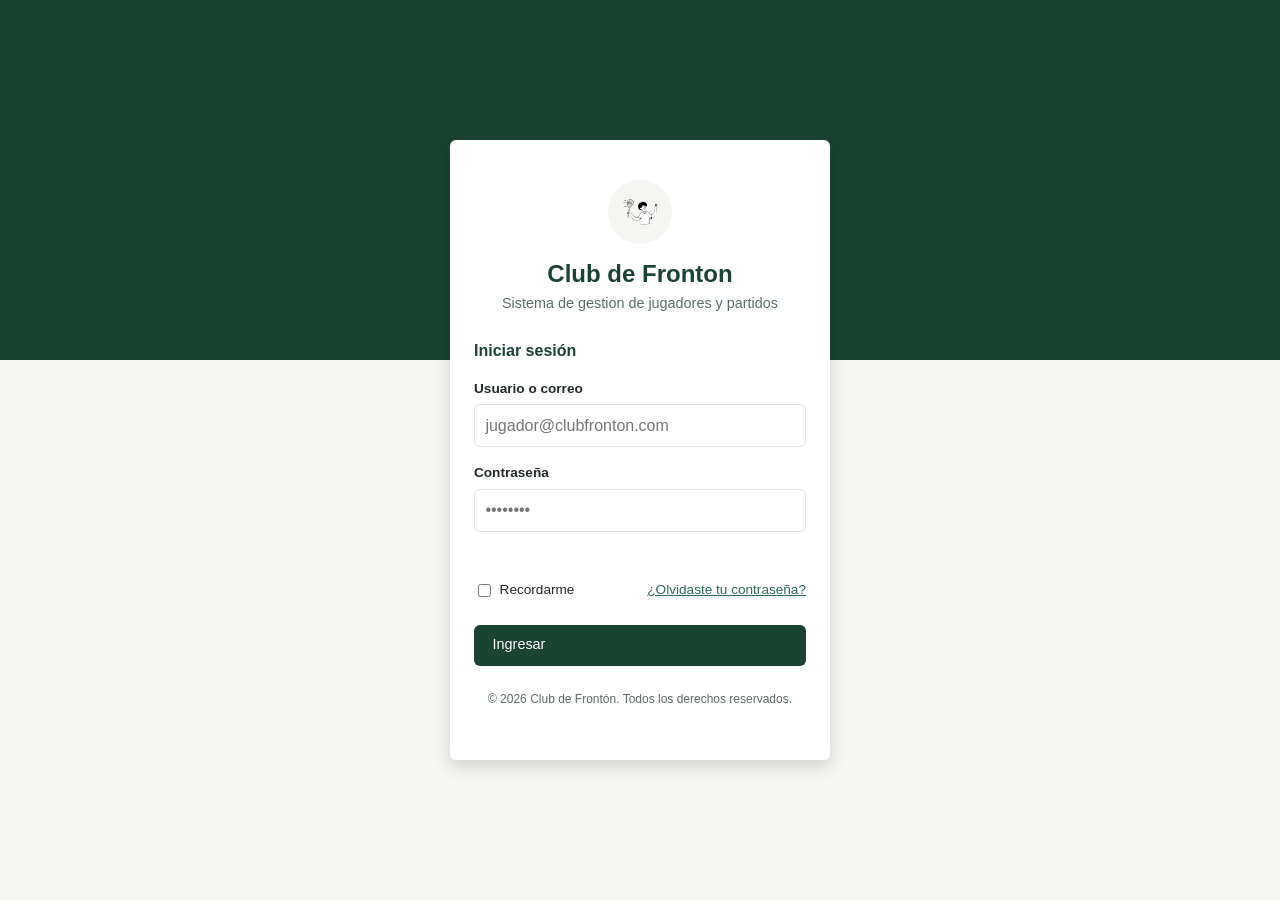
<file: index.html>
<!DOCTYPE html>
<html lang="es">
<head>
    <meta charset="UTF-8">
    <meta name="viewport" content="width=device-width, initial-scale=1.0">
    <title>Login</title>
    <link rel="stylesheet" href="css/styles.css">
</head>
<body class="login-page">
    <main class="login-card">
        <header>
            <div class="login-logo">
                <img src="img/icons/logo.png" alt="" aria-hidden="true">
            </div>
            <h1>Club de Fronton</h1>
            <p>Sistema de gestion de jugadores y partidos</p>
        </header>

        <form action="dashboard.html" method="get">
            <fieldset>
                <legend>Iniciar sesión</legend>

                <div class="form-group">
                    <label for="usuario">Usuario o correo</label>
                    <input type="text" id="usuario" name="usuario" placeholder="jugador@clubfronton.com" required>
                </div>

                <div class="form-group">
                    <label for="password">Contraseña</label>
                    <input type="password" id="password" name="password" placeholder="••••••••" required>
                </div>
            </fieldset>

            <div class="form-options">
                <label for="recordar">
                    <input type="checkbox" name="recordar" id="recordar">
                    Recordarme
                </label>
                <a href="#">¿Olvidaste tu contraseña?</a>
            </div>

            <button type="submit" class="btn btn-primary" style="width: 100%;">Ingresar</button>
        </form>

        <footer>
            <p>&copy; 2026 Club de Frontón. Todos los derechos reservados.</p>
        </footer>
    </main>
    
</body>
</html>
</file>
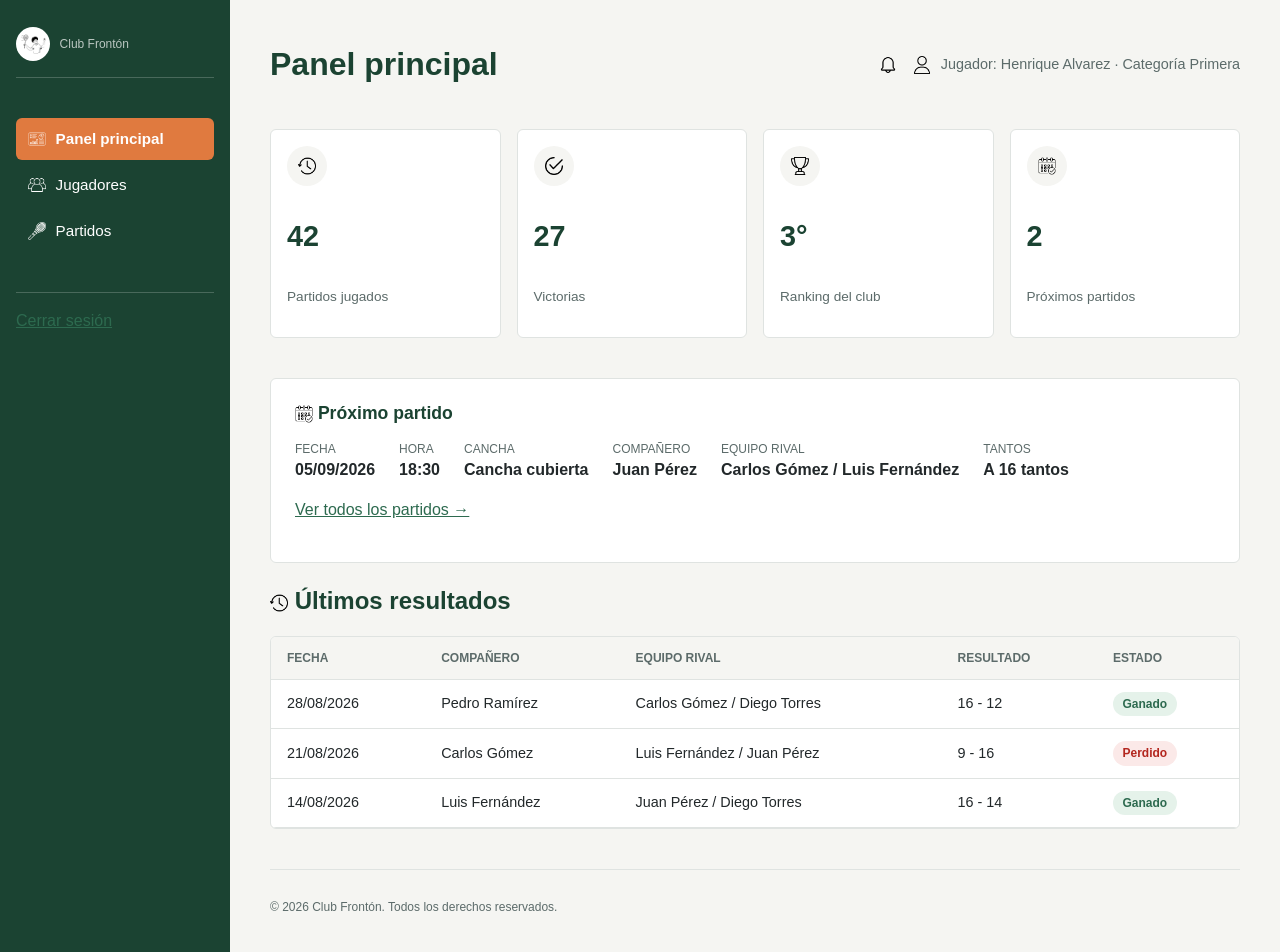
<file: dashboard.html>
<!DOCTYPE html>
<html lang="es">
<head>
  <meta charset="UTF-8">
  <meta name="viewport" content="width=device-width, initial-scale=1.0">
  <title>Panel principal - Club Frontón Los Vascos</title>
  <link rel="stylesheet" href="css/styles.css">
</head>
<body>
  <div class="app-layout">
    <aside class="sidebar">
      <div class="brand">
        <span class="brand-logo"><img src="img/icons/logo.png" alt="" aria-hidden="true"></span>
        <span>
          Club Frontón
          
        </span>
      </div>
      <nav aria-label="Navegación principal">
        <ul>
          <li><a href="dashboard.html" aria-current="page"><img class="icon icon-light" src="img/icons/dashboard.png" alt="" aria-hidden="true"> Panel principal</a></li>
          <li><a href="jugadores.html"><img class="icon icon-light" src="img/icons/group.png" alt="" aria-hidden="true"> Jugadores</a></li>
          <li><a href="partidos.html"><img class="icon icon-light" src="img/icons/raquet.png" alt="" aria-hidden="true"> Partidos</a></li>
        </ul>
      </nav>
      <div class="logout">
        <a href="index.html">Cerrar sesión</a>
      </div>
    </aside>

    <main class="content">
      <div class="topbar">
        <h1>Panel principal</h1>
        <p class="user-info">
          <button type="button" class="icon-btn" aria-label="Notificaciones">
            <img class="icon" src="img/icons/bell.png" alt="" aria-hidden="true">
          </button>
          <img class="icon" src="img/icons/user.png" alt="" aria-hidden="true">
          Jugador: Henrique Alvarez · Categoría Primera
        </p>
      </div>

      <section aria-labelledby="resumen-heading">
        <h2 id="resumen-heading" class="visually-hidden">Resumen</h2>
        <div class="stats-grid">
          <article class="stat-card">
            <span class="stat-icon"><img class="icon" src="img/icons/history.png" alt="" aria-hidden="true"></span>
            <p class="stat-value">42</p>
            <p class="stat-label">Partidos jugados</p>
          </article>
          <article class="stat-card">
            <span class="stat-icon"><img class="icon" src="img/icons/checked.png" alt="" aria-hidden="true"></span>
            <p class="stat-value">27</p>
            <p class="stat-label">Victorias</p>
          </article>
          <article class="stat-card">
            <span class="stat-icon"><img class="icon" src="img/icons/trophy.png" alt="" aria-hidden="true"></span>
            <p class="stat-value">3°</p>
            <p class="stat-label">Ranking del club</p>
          </article>
          <article class="stat-card">
            <span class="stat-icon"><img class="icon" src="img/icons/calendar.png" alt="" aria-hidden="true"></span>
            <p class="stat-value">2</p>
            <p class="stat-label">Próximos partidos</p>
          </article>
        </div>
      </section>

      <section class="card" aria-labelledby="proximo-heading">
        <h2 id="proximo-heading"><img class="icon" src="img/icons/calendar.png" alt="" aria-hidden="true"> Próximo partido</h2>
        <dl class="match-summary">
          <div>
            <dt>Fecha</dt>
            <dd>05/09/2026</dd>
          </div>
          <div>
            <dt>Hora</dt>
            <dd>18:30</dd>
          </div>
          <div>
            <dt>Cancha</dt>
            <dd>Cancha cubierta</dd>
          </div>
          <div>
            <dt>Compañero</dt>
            <dd>Juan Pérez</dd>
          </div>
          <div>
            <dt>Equipo rival</dt>
            <dd>Carlos Gómez / Luis Fernández</dd>
          </div>
          <div>
            <dt>Tantos</dt>
            <dd>A 16 tantos</dd>
          </div>
        </dl>
        <p><a href="partidos.html">Ver todos los partidos &rarr;</a></p>
      </section>

      <section aria-labelledby="resultados-heading">
        <h2 id="resultados-heading"><img class="icon" src="img/icons/history.png" alt="" aria-hidden="true"> Últimos resultados</h2>
        <div class="table-wrapper">
          <table class="data-table">
            <thead>
              <tr>
                <th scope="col">Fecha</th>
                <th scope="col">Compañero</th>
                <th scope="col">Equipo rival</th>
                <th scope="col">Resultado</th>
                <th scope="col">Estado</th>
              </tr>
            </thead>
            <tbody>
              <tr>
                <td>28/08/2026</td>
                <td>Pedro Ramírez</td>
                <td>Carlos Gómez / Diego Torres</td>
                <td>16 - 12</td>
                <td><span class="badge badge-success">Ganado</span></td>
              </tr>
              <tr>
                <td>21/08/2026</td>
                <td>Carlos Gómez</td>
                <td>Luis Fernández / Juan Pérez</td>
                <td>9 - 16</td>
                <td><span class="badge badge-danger">Perdido</span></td>
              </tr>
              <tr>
                <td>14/08/2026</td>
                <td>Luis Fernández</td>
                <td>Juan Pérez / Diego Torres</td>
                <td>16 - 14</td>
                <td><span class="badge badge-success">Ganado</span></td>
              </tr>
            </tbody>
          </table>
        </div>
      </section>

      <footer>
        <p>&copy; 2026 Club Frontón. Todos los derechos reservados.</p>
      </footer>
    </main>
  </div>
</body>
</html>
</file>
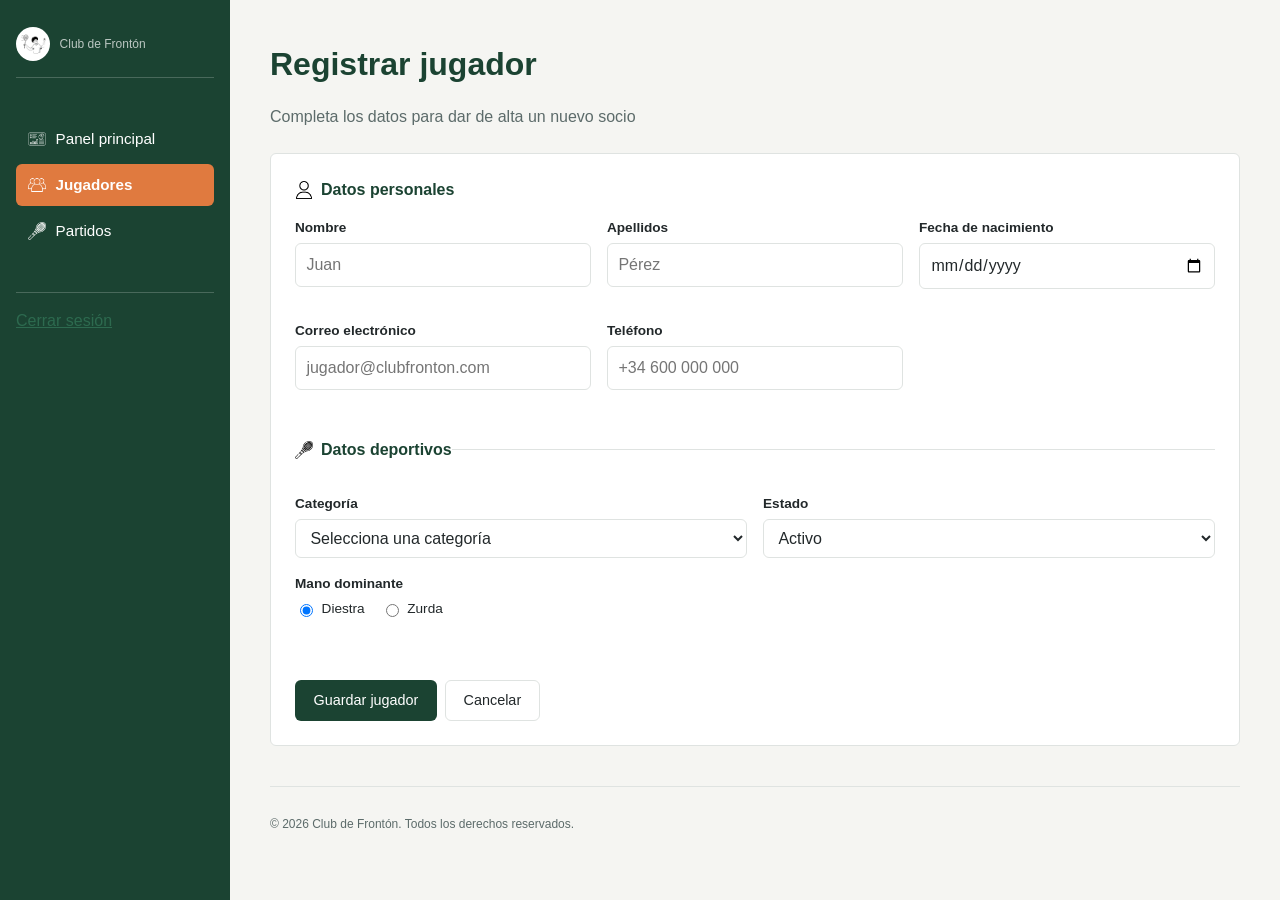
<file: Jugador-form.html>
<!DOCTYPE html>
<html lang="es">
<head>
  <meta charset="UTF-8">
  <meta name="viewport" content="width=device-width, initial-scale=1.0">
  <title>Registrar jugador - Club de Frontón</title>
  <link rel="stylesheet" href="css/styles.css">
</head>
<body>
  <div class="app-layout">
    <aside class="sidebar">
      <div class="brand">
        <span class="brand-logo"><img src="img/icons/logo.png" alt="" aria-hidden="true"></span>
        <span>
          Club de Frontón
        </span>
      </div>
      <nav aria-label="Navegación principal">
        <ul>
          <li><a href="dashboard.html"><img class="icon icon-light" src="img/icons/dashboard.png" alt="" aria-hidden="true"> Panel principal</a></li>
          <li><a href="jugadores.html" aria-current="page"><img class="icon icon-light" src="img/icons/group.png" alt="" aria-hidden="true"> Jugadores</a></li>
          <li><a href="partidos.html"><img class="icon icon-light" src="img/icons/raquet.png" alt="" aria-hidden="true"> Partidos</a></li>
        </ul>
      </nav>
      <div class="logout">
        <a href="index.html">Cerrar sesión</a>
      </div>
    </aside>

    <main class="content form-page">
      <div class="page-header">
        <div>
          <h1>Registrar jugador</h1>
          <p>Completa los datos para dar de alta un nuevo socio</p>
        </div>
      </div>

      <form action="jugadores.html" method="get">
        <fieldset>
          <legend><img class="icon" src="img/icons/user.png" alt="" aria-hidden="true"> Datos personales</legend>
          <div class="form-grid">
            <div class="form-group">
              <label for="nombre">Nombre</label>
              <input type="text" id="nombre" name="nombre" placeholder="Juan" required>
            </div>
            <div class="form-group">
              <label for="apellidos">Apellidos</label>
              <input type="text" id="apellidos" name="apellidos" placeholder="Pérez" required>
            </div>
            <div class="form-group">
              <label for="fecha-nacimiento">Fecha de nacimiento</label>
              <input type="date" id="fecha-nacimiento" name="fecha-nacimiento">
            </div>
            <div class="form-group">
              <label for="email">Correo electrónico</label>
              <input type="email" id="email" name="email" placeholder="jugador@clubfronton.com" required>
            </div>
            <div class="form-group">
              <label for="telefono">Teléfono</label>
              <input type="tel" id="telefono" name="telefono" placeholder="+34 600 000 000">
            </div>
          </div>
        </fieldset>

        <fieldset>
          <legend><img class="icon" src="img/icons/raquet.png" alt="" aria-hidden="true"> Datos deportivos</legend>
          <div class="form-grid">
            <div class="form-group">
              <label for="categoria">Categoría</label>
              <select id="categoria" name="categoria" required>
                <option value="">Selecciona una categoría</option>
                <option value="primera">Primera</option>
                <option value="segunda">Segunda</option>
                <option value="tercera">Tercera</option>
                <option value="infantil">Infantil</option>
              </select>
            </div>
            <div class="form-group">
              <label for="estado">Estado</label>
              <select id="estado" name="estado" required>
                <option value="activo">Activo</option>
                <option value="lesionado">Lesionado</option>
                <option value="inactivo">Inactivo</option>
              </select>
            </div>
          </div>

          <div class="form-group">
            <label id="mano-label">Mano dominante</label>
            <div class="radio-group" role="group" aria-labelledby="mano-label">
              <label for="mano-diestra">
                <input type="radio" id="mano-diestra" name="mano" value="diestra" checked>
                Diestra
              </label>
              <label for="mano-zurda">
                <input type="radio" id="mano-zurda" name="mano" value="zurda">
                Zurda
              </label>
            </div>
          </div>
        </fieldset>

        <div class="form-actions">
          <button type="submit" class="btn btn-primary">Guardar jugador</button>
          <a href="jugadores.html" class="btn btn-secondary">Cancelar</a>
        </div>
      </form>

      <footer>
        <p>&copy; 2026 Club de Frontón. Todos los derechos reservados.</p>
      </footer>
    </main>
  </div>
</body>
</html>
</file>
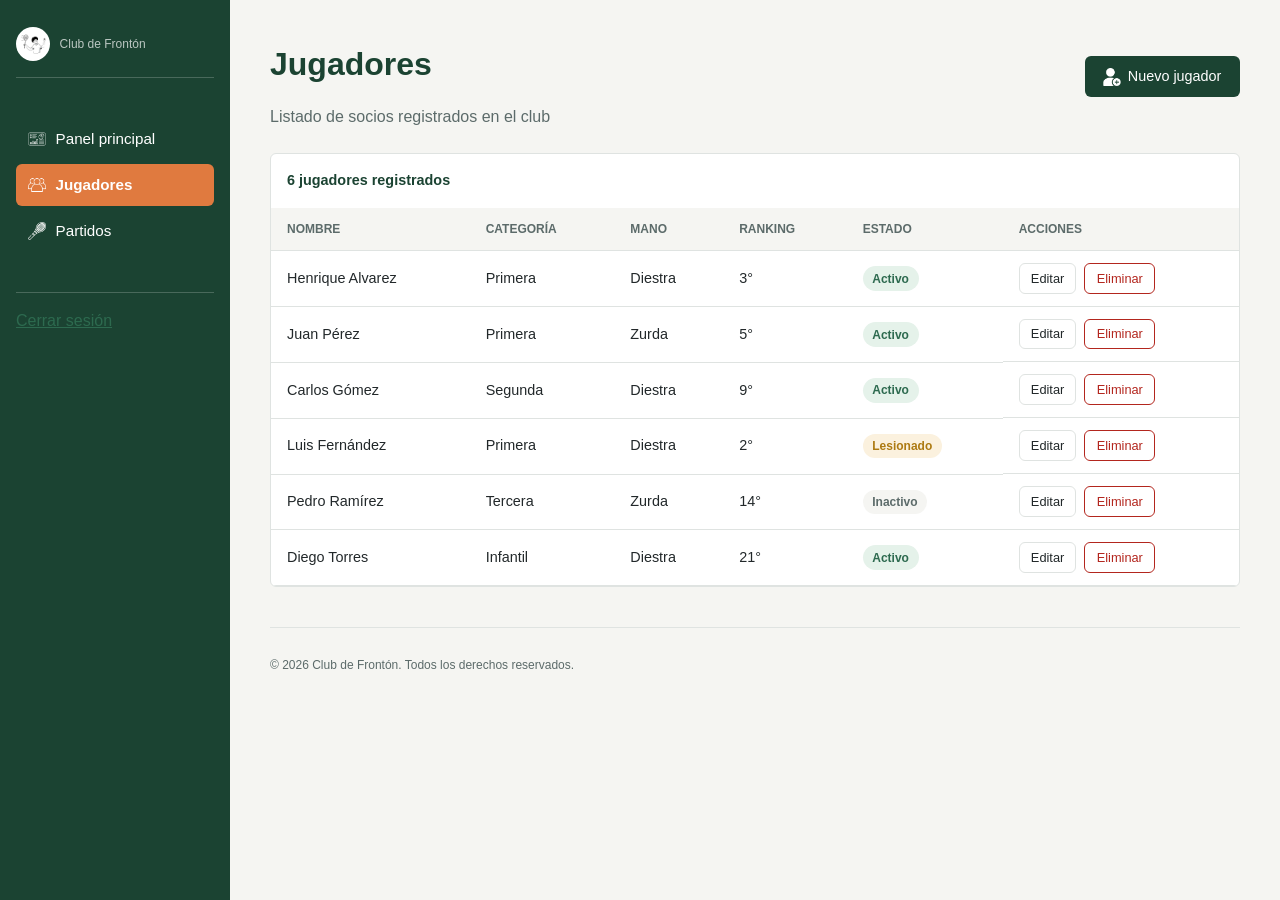
<file: jugadores.html>
<!DOCTYPE html>
<html lang="es">
<head>
  <meta charset="UTF-8">
  <meta name="viewport" content="width=device-width, initial-scale=1.0">
  <title>Jugadores - Club de Frontón</title>
  <link rel="stylesheet" href="css/styles.css">
</head>
<body>
  <div class="app-layout">
    <aside class="sidebar">
      <div class="brand">
        <span class="brand-logo"><img src="img/icons/logo.png" alt="" aria-hidden="true"></span>
        <span>
          Club de Frontón
        </span>
      </div>
      <nav aria-label="Navegación principal">
        <ul>
          <li><a href="dashboard.html"><img class="icon icon-light" src="img/icons/dashboard.png" alt="" aria-hidden="true"> Panel principal</a></li>
          <li><a href="jugadores.html" aria-current="page"><img class="icon icon-light" src="img/icons/group.png" alt="" aria-hidden="true"> Jugadores</a></li>
          <li><a href="partidos.html"><img class="icon icon-light" src="img/icons/raquet.png" alt="" aria-hidden="true"> Partidos</a></li>
        </ul>
      </nav>
      <div class="logout">
        <a href="index.html">Cerrar sesión</a>
      </div>
    </aside>

    <main class="content">
      <div class="page-header">
        <div>
          <h1>Jugadores</h1>
          <p>Listado de socios registrados en el club</p>
        </div>
        <a href="jugador-form.html" class="btn btn-primary"><img class="icon icon-light" src="img/icons/add.png" alt="" aria-hidden="true"> Nuevo jugador</a>
      </div>

      <section aria-labelledby="listado-jugadores">
        <h2 id="listado-jugadores" class="visually-hidden">Listado de jugadores</h2>
        <div class="table-wrapper">
          <table class="data-table">
            <caption>6 jugadores registrados</caption>
            <thead>
              <tr>
                <th scope="col">Nombre</th>
                <th scope="col">Categoría</th>
                <th scope="col">Mano</th>
                <th scope="col">Ranking</th>
                <th scope="col">Estado</th>
                <th scope="col">Acciones</th>
              </tr>
            </thead>
            <tbody>
              <tr>
                <td>Henrique Alvarez</td>
                <td>Primera</td>
                <td>Diestra</td>
                <td>3°</td>
                <td><span class="badge badge-success">Activo</span></td>
                <td class="actions-cell">
                  <a class="btn btn-secondary btn-sm" href="jugador-form.html?id=1">Editar</a>
                  <a class="btn btn-danger btn-sm" href="jugadores.html">Eliminar</a>
                </td>
              </tr>
              <tr>
                <td>Juan Pérez</td>
                <td>Primera</td>
                <td>Zurda</td>
                <td>5°</td>
                <td><span class="badge badge-success">Activo</span></td>
                <td class="actions-cell">
                  <a class="btn btn-secondary btn-sm" href="jugador-form.html?id=2">Editar</a>
                  <a class="btn btn-danger btn-sm" href="jugadores.html">Eliminar</a>
                </td>
              </tr>
              <tr>
                <td>Carlos Gómez</td>
                <td>Segunda</td>
                <td>Diestra</td>
                <td>9°</td>
                <td><span class="badge badge-success">Activo</span></td>
                <td class="actions-cell">
                  <a class="btn btn-secondary btn-sm" href="jugador-form.html?id=3">Editar</a>
                  <a class="btn btn-danger btn-sm" href="jugadores.html">Eliminar</a>
                </td>
              </tr>
              <tr>
                <td>Luis Fernández</td>
                <td>Primera</td>
                <td>Diestra</td>
                <td>2°</td>
                <td><span class="badge badge-warning">Lesionado</span></td>
                <td class="actions-cell">
                  <a class="btn btn-secondary btn-sm" href="jugador-form.html?id=4">Editar</a>
                  <a class="btn btn-danger btn-sm" href="jugadores.html">Eliminar</a>
                </td>
              </tr>
              <tr>
                <td>Pedro Ramírez</td>
                <td>Tercera</td>
                <td>Zurda</td>
                <td>14°</td>
                <td><span class="badge badge-neutral">Inactivo</span></td>
                <td class="actions-cell">
                  <a class="btn btn-secondary btn-sm" href="jugador-form.html?id=5">Editar</a>
                  <a class="btn btn-danger btn-sm" href="jugadores.html">Eliminar</a>
                </td>
              </tr>
              <tr>
                <td>Diego Torres</td>
                <td>Infantil</td>
                <td>Diestra</td>
                <td>21°</td>
                <td><span class="badge badge-success">Activo</span></td>
                <td class="actions-cell">
                  <a class="btn btn-secondary btn-sm" href="jugador-form.html?id=6">Editar</a>
                  <a class="btn btn-danger btn-sm" href="jugadores.html">Eliminar</a>
                </td>
              </tr>
            </tbody>
          </table>
        </div>
      </section>

      <footer>
        <p>&copy; 2026 Club de Frontón. Todos los derechos reservados.</p>
      </footer>
    </main>
  </div>
</body>
</html>
</file>
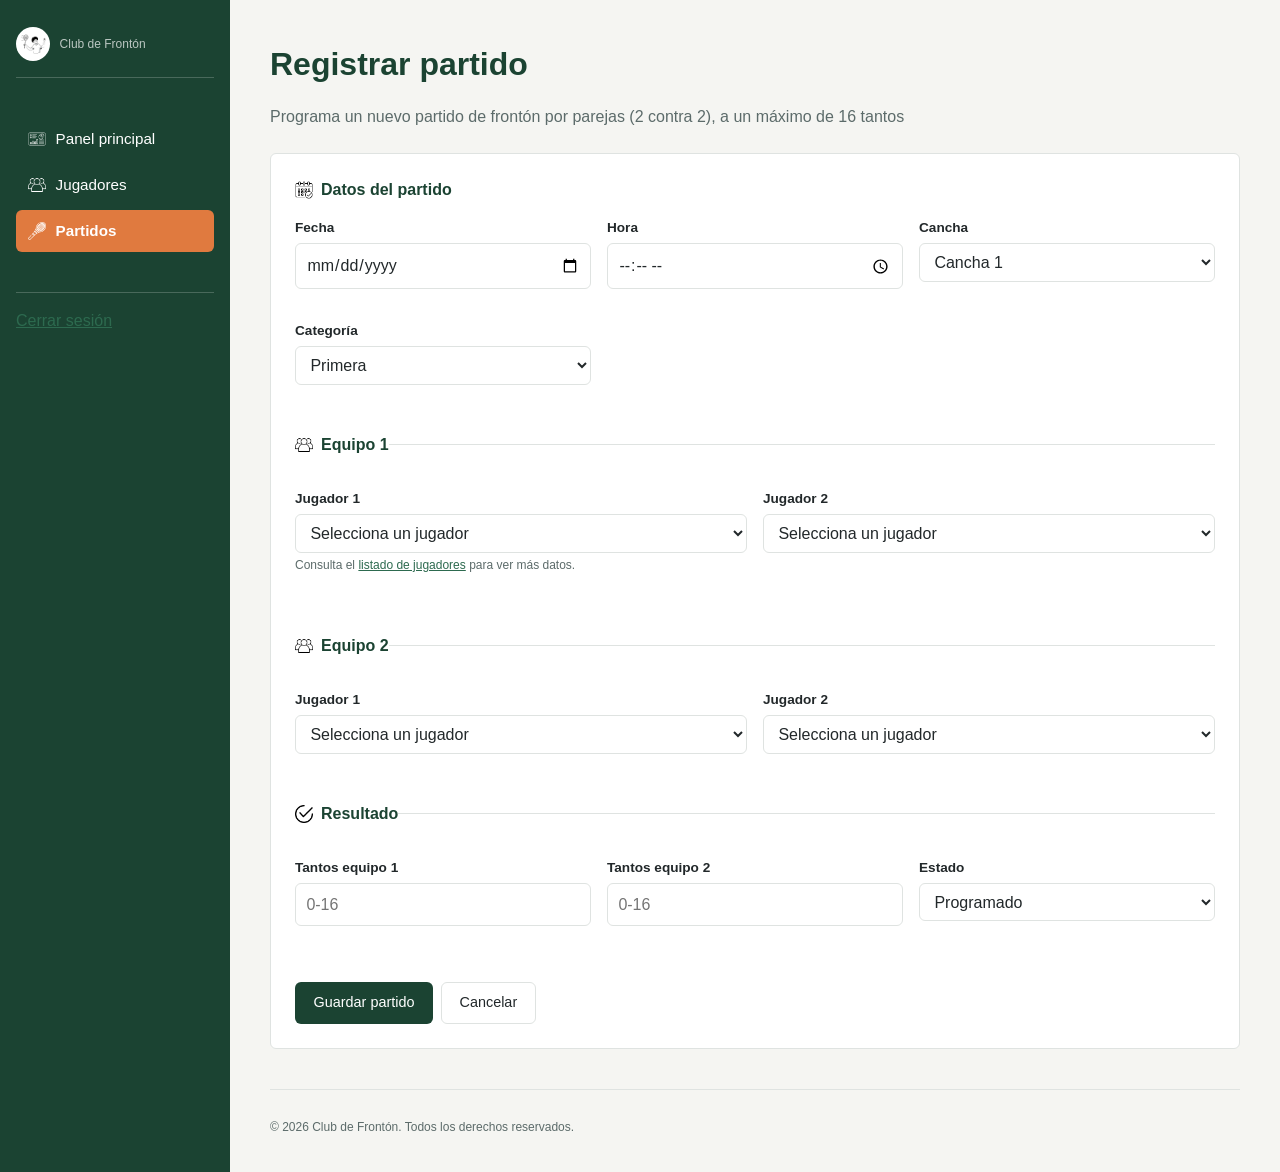
<file: partido-form.html>
<!DOCTYPE html>
<html lang="es">
<head>
  <meta charset="UTF-8">
  <meta name="viewport" content="width=device-width, initial-scale=1.0">
  <title>Registrar partido - Club de Frontón</title>
  <link rel="stylesheet" href="css/styles.css">
</head>
<body>
  <div class="app-layout">
    <aside class="sidebar">
      <div class="brand">
        <span class="brand-logo"><img src="img/icons/logo.png" alt="" aria-hidden="true"></span>
        <span>
          Club de Frontón
        </span>
      </div>
      <nav aria-label="Navegación principal">
        <ul>
          <li><a href="dashboard.html"><img class="icon icon-light" src="img/icons/dashboard.png" alt="" aria-hidden="true"> Panel principal</a></li>
          <li><a href="jugadores.html"><img class="icon icon-light" src="img/icons/group.png" alt="" aria-hidden="true"> Jugadores</a></li>
          <li><a href="partidos.html" aria-current="page"><img class="icon icon-light" src="img/icons/raquet.png" alt="" aria-hidden="true"> Partidos</a></li>
        </ul>
      </nav>
      <div class="logout">
        <a href="index.html">Cerrar sesión</a>
      </div>
    </aside>

    <main class="content form-page">
      <div class="page-header">
        <div>
          <h1>Registrar partido</h1>
          <p>Programa un nuevo partido de frontón por parejas (2 contra 2), a un máximo de 16 tantos</p>
        </div>
      </div>

      <form action="partidos.html" method="get">
        <fieldset>
          <legend><img class="icon" src="img/icons/calendar.png" alt="" aria-hidden="true"> Datos del partido</legend>
          <div class="form-grid">
            <div class="form-group">
              <label for="fecha">Fecha</label>
              <input type="date" id="fecha" name="fecha" required>
            </div>
            <div class="form-group">
              <label for="hora">Hora</label>
              <input type="time" id="hora" name="hora" required>
            </div>
            <div class="form-group">
              <label for="cancha">Cancha</label>
              <select id="cancha" name="cancha" required>
                <option value="cancha-1">Cancha 1</option>
                <option value="cancha-2">Cancha 2</option>
                <option value="cancha-cubierta">Cancha cubierta</option>
              </select>
            </div>
            <div class="form-group">
              <label for="categoria">Categoría</label>
              <select id="categoria" name="categoria" required>
                <option value="primera">Primera</option>
                <option value="segunda">Segunda</option>
                <option value="tercera">Tercera</option>
                <option value="infantil">Infantil</option>
              </select>
            </div>
          </div>
        </fieldset>

        <fieldset>
          <legend><img class="icon" src="img/icons/group.png" alt="" aria-hidden="true"> Equipo 1</legend>
          <div class="form-grid">
            <div class="form-group">
              <label for="equipo1-jugador1">Jugador 1</label>
              <select id="equipo1-jugador1" name="equipo1-jugador1" required>
                <option value="">Selecciona un jugador</option>
                <option value="1">Henrique Alvarez</option>
                <option value="2">Juan Pérez</option>
                <option value="3">Carlos Gómez</option>
                <option value="4">Luis Fernández</option>
                <option value="5">Pedro Ramírez</option>
                <option value="6">Diego Torres</option>
              </select>
              <p class="hint">Consulta el <a href="jugadores.html">listado de jugadores</a> para ver más datos.</p>
            </div>
            <div class="form-group">
              <label for="equipo1-jugador2">Jugador 2</label>
              <select id="equipo1-jugador2" name="equipo1-jugador2" required>
                <option value="">Selecciona un jugador</option>
                <option value="1">Henrique Alvarez</option>
                <option value="2">Juan Pérez</option>
                <option value="3">Carlos Gómez</option>
                <option value="4">Luis Fernández</option>
                <option value="5">Pedro Ramírez</option>
                <option value="6">Diego Torres</option>
              </select>
            </div>
          </div>
        </fieldset>

        <fieldset>
          <legend><img class="icon" src="img/icons/group.png" alt="" aria-hidden="true"> Equipo 2</legend>
          <div class="form-grid">
            <div class="form-group">
              <label for="equipo2-jugador1">Jugador 1</label>
              <select id="equipo2-jugador1" name="equipo2-jugador1" required>
                <option value="">Selecciona un jugador</option>
                <option value="1">Henrique Alvarez</option>
                <option value="2">Juan Pérez</option>
                <option value="3">Carlos Gómez</option>
                <option value="4">Luis Fernández</option>
                <option value="5">Pedro Ramírez</option>
                <option value="6">Diego Torres</option>
              </select>
            </div>
            <div class="form-group">
              <label for="equipo2-jugador2">Jugador 2</label>
              <select id="equipo2-jugador2" name="equipo2-jugador2" required>
                <option value="">Selecciona un jugador</option>
                <option value="1">Henrique Alvarez</option>
                <option value="2">Juan Pérez</option>
                <option value="3">Carlos Gómez</option>
                <option value="4">Luis Fernández</option>
                <option value="5">Pedro Ramírez</option>
                <option value="6">Diego Torres</option>
              </select>
            </div>
          </div>
        </fieldset>

        <fieldset>
          <legend><img class="icon" src="img/icons/checked.png" alt="" aria-hidden="true"> Resultado</legend>
          <div class="form-grid">
            <div class="form-group">
              <label for="tantos-equipo1">Tantos equipo 1</label>
              <input type="number" id="tantos-equipo1" name="tantos-equipo1" min="0" max="16" placeholder="0-16">
            </div>
            <div class="form-group">
              <label for="tantos-equipo2">Tantos equipo 2</label>
              <input type="number" id="tantos-equipo2" name="tantos-equipo2" min="0" max="16" placeholder="0-16">
            </div>
            <div class="form-group">
              <label for="estado">Estado</label>
              <select id="estado" name="estado" required>
                <option value="programado">Programado</option>
                <option value="jugado">Jugado</option>
                <option value="cancelado">Cancelado</option>
              </select>
            </div>
          </div>
        </fieldset>

        <div class="form-actions">
          <button type="submit" class="btn btn-primary">Guardar partido</button>
          <a href="partidos.html" class="btn btn-secondary">Cancelar</a>
        </div>
      </form>

      <footer>
        <p>&copy; 2026 Club de Frontón. Todos los derechos reservados.</p>
      </footer>
    </main>
  </div>
</body>
</html>
</file>
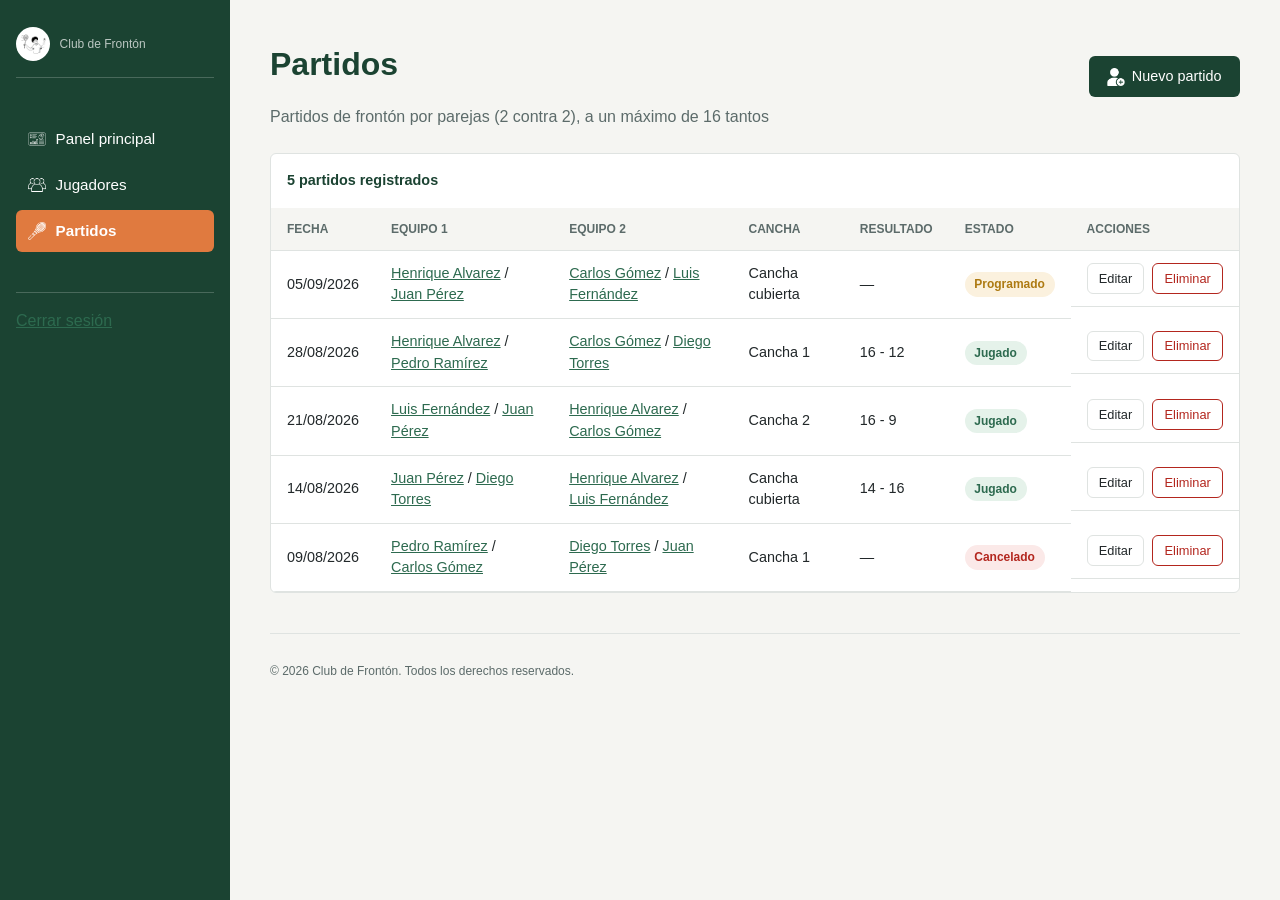
<file: partidos.html>
<!DOCTYPE html>
<html lang="es">
<head>
  <meta charset="UTF-8">
  <meta name="viewport" content="width=device-width, initial-scale=1.0">
  <title>Partidos - Club de Frontón</title>
  <link rel="stylesheet" href="css/styles.css">
</head>
<body>
  <div class="app-layout">
    <aside class="sidebar">
      <div class="brand">
        <span class="brand-logo"><img src="img/icons/logo.png" alt="" aria-hidden="true"></span>
        <span>
          Club de Frontón
        </span>
      </div>
      <nav aria-label="Navegación principal">
        <ul>
          <li><a href="dashboard.html"><img class="icon icon-light" src="img/icons/dashboard.png" alt="" aria-hidden="true"> Panel principal</a></li>
          <li><a href="jugadores.html"><img class="icon icon-light" src="img/icons/group.png" alt="" aria-hidden="true"> Jugadores</a></li>
          <li><a href="partidos.html" aria-current="page"><img class="icon icon-light" src="img/icons/raquet.png" alt="" aria-hidden="true"> Partidos</a></li>
        </ul>
      </nav>
      <div class="logout">
        <a href="index.html">Cerrar sesión</a>
      </div>
    </aside>

    <main class="content">
      <div class="page-header">
        <div>
          <h1>Partidos</h1>
          <p>Partidos de frontón por parejas (2 contra 2), a un máximo de 16 tantos</p>
        </div>
        <a href="partido-form.html" class="btn btn-primary"><img class="icon icon-light" src="img/icons/add.png" alt="" aria-hidden="true"> Nuevo partido</a>
      </div>

      <section aria-labelledby="listado-partidos">
        <h2 id="listado-partidos" class="visually-hidden">Listado de partidos</h2>
        <div class="table-wrapper">
          <table class="data-table">
            <caption>5 partidos registrados</caption>
            <thead>
              <tr>
                <th scope="col">Fecha</th>
                <th scope="col">Equipo 1</th>
                <th scope="col">Equipo 2</th>
                <th scope="col">Cancha</th>
                <th scope="col">Resultado</th>
                <th scope="col">Estado</th>
                <th scope="col">Acciones</th>
              </tr>
            </thead>
            <tbody>
              <tr>
                <td>05/09/2026</td>
                <td><a href="jugadores.html">Henrique Alvarez</a> / <a href="jugadores.html">Juan Pérez</a></td>
                <td><a href="jugadores.html">Carlos Gómez</a> / <a href="jugadores.html">Luis Fernández</a></td>
                <td>Cancha cubierta</td>
                <td>&mdash;</td>
                <td><span class="badge badge-warning">Programado</span></td>
                <td class="actions-cell">
                  <a class="btn btn-secondary btn-sm" href="partido-form.html?id=1">Editar</a>
                  <a class="btn btn-danger btn-sm" href="partidos.html">Eliminar</a>
                </td>
              </tr>
              <tr>
                <td>28/08/2026</td>
                <td><a href="jugadores.html">Henrique Alvarez</a> / <a href="jugadores.html">Pedro Ramírez</a></td>
                <td><a href="jugadores.html">Carlos Gómez</a> / <a href="jugadores.html">Diego Torres</a></td>
                <td>Cancha 1</td>
                <td>16 - 12</td>
                <td><span class="badge badge-success">Jugado</span></td>
                <td class="actions-cell">
                  <a class="btn btn-secondary btn-sm" href="partido-form.html?id=2">Editar</a>
                  <a class="btn btn-danger btn-sm" href="partidos.html">Eliminar</a>
                </td>
              </tr>
              <tr>
                <td>21/08/2026</td>
                <td><a href="jugadores.html">Luis Fernández</a> / <a href="jugadores.html">Juan Pérez</a></td>
                <td><a href="jugadores.html">Henrique Alvarez</a> / <a href="jugadores.html">Carlos Gómez</a></td>
                <td>Cancha 2</td>
                <td>16 - 9</td>
                <td><span class="badge badge-success">Jugado</span></td>
                <td class="actions-cell">
                  <a class="btn btn-secondary btn-sm" href="partido-form.html?id=3">Editar</a>
                  <a class="btn btn-danger btn-sm" href="partidos.html">Eliminar</a>
                </td>
              </tr>
              <tr>
                <td>14/08/2026</td>
                <td><a href="jugadores.html">Juan Pérez</a> / <a href="jugadores.html">Diego Torres</a></td>
                <td><a href="jugadores.html">Henrique Alvarez</a> / <a href="jugadores.html">Luis Fernández</a></td>
                <td>Cancha cubierta</td>
                <td>14 - 16</td>
                <td><span class="badge badge-success">Jugado</span></td>
                <td class="actions-cell">
                  <a class="btn btn-secondary btn-sm" href="partido-form.html?id=4">Editar</a>
                  <a class="btn btn-danger btn-sm" href="partidos.html">Eliminar</a>
                </td>
              </tr>
              <tr>
                <td>09/08/2026</td>
                <td><a href="jugadores.html">Pedro Ramírez</a> / <a href="jugadores.html">Carlos Gómez</a></td>
                <td><a href="jugadores.html">Diego Torres</a> / <a href="jugadores.html">Juan Pérez</a></td>
                <td>Cancha 1</td>
                <td>&mdash;</td>
                <td><span class="badge badge-danger">Cancelado</span></td>
                <td class="actions-cell">
                  <a class="btn btn-secondary btn-sm" href="partido-form.html?id=5">Editar</a>
                  <a class="btn btn-danger btn-sm" href="partidos.html">Eliminar</a>
                </td>
              </tr>
            </tbody>
          </table>
        </div>
      </section>

      <footer>
        <p>&copy; 2026 Club de Frontón. Todos los derechos reservados.</p>
      </footer>
    </main>
  </div>
</body>
</html>
</file>
<file: css/styles.css>
/* Reset box sizing */
*,
*::before,
*::after {
    box-sizing: border-box
}

body{
    margin: 0;
}

img{
    max-width: 100%;
}

/* Variables generales del sistema */
:root{
    --color-primary: #1b4332;
  --color-primary-light: #2d6a4f;
  --color-accent: #e07a3f;
  --color-bg: #f5f5f2;
  --color-surface: #ffffff;
  --color-text: #22282a;
  --color-text-light: #5c6b6a;
  --color-border: #dfe3e1;
  --color-success: #2d6a4f;
  --color-danger: #b3261e;
  --color-warning: #ad7a12;

  --radius: 6px;
  --spacing-sm: 0.5rem;
  --spacing-md: 1rem;
  --spacing-lg: 1.5rem;
  --spacing-xl: 2.5rem;

  font-family: "Segoe UI", Arial, Helvetica, sans-serif;
}

body {
    background-color: var(--color-bg);
    color: var(--color-text);
    line-height: 1.5;
}

h1, h2, h3 {
    color: var(--color-primary);
    line-height: 1.2;
}

a {
    color: var(--color-primary-light);
}

/* Estilos del login(index.html) */

.login-page {
    min-height: 100vh;
    display: flex;
    align-items: center;
    justify-content: center;
    background: linear-gradient(180deg, var(--color-primary) 0%, var(--color-primary) 40%, var(--color-bg) 40%);
    padding: var(--spacing-md);
}

.login-card {
    background-color: var(--color-surface);
    width: 100%;
    max-width: 380px;
    padding: var(--spacing-xl) var(--spacing-lg);
    border-radius: var(--radius);
    box-shadow: 0 6px 18px rgba(0, 0, 0, 0.15);
}

.login-card header {
    text-align: center;
    margin-bottom: var(--spacing-lg);
}

.login-logo{
    width: 64px;
    height: 64px;
    margin: 0 auto 0.75rem;
    background-color: var(--color-bg);
    border-radius: 50%;
    display: flex;
    align-items: center;
    justify-content: center;
}

.login-logo img{
    width: 36px;
    height: 36px;
}

.login-card header h1{
    font-size: 1.5rem;
    margin-bottom: 0.25rem;
}

.login-card header p{
    color: var(--color-text-light);
    margin: 0;
    font-size: 0.9rem;
}

.login-card footer{
    text-align: center;
    margin-top: var(--spacing-lg);
    font-size: 0.75rem;
    color: var(--color-text-light)
}

.form-options{
    display:flex;
    align-items: center;
    justify-content: space-between;
    font-size: 0.85rem;
    margin-bottom: var(--spacing-lg);
}

.form-options label{
    display: flex;
    align-items: center;
    gap: 0.35rem;
}

/* Formularios */

form {
  background-color: var(--color-surface);
}

fieldset {
  border: none;
  border-top: 1px solid var(--color-border);
  padding: var(--spacing-md) 0;
  margin: 0 0 var(--spacing-md);
}

fieldset:first-of-type {
  border-top: none;
  padding-top: 0;
}

legend {
  display: flex;
  align-items: center;
  gap: 0.5rem;
  font-weight: bold;
  color: var(--color-primary);
  padding: 0;
  margin-bottom: var(--spacing-md);
}

.form-group {
  display: flex;
  flex-direction: column;
  margin-bottom: var(--spacing-md);
}

.form-group label {
  font-size: 0.85rem;
  font-weight: bold;
  margin-bottom: 0.3rem;
}

input,
select,
textarea {
  font: inherit;
  padding: 0.55rem 0.65rem;
  border: 1px solid var(--color-border);
  border-radius: var(--radius);
  background-color: var(--color-surface);
  color: var(--color-text);
}

input:focus,
select:focus,
textarea:focus {
  outline: 2px solid var(--color-primary-light);
  outline-offset: 1px;
}

/* Botones */

.btn {
  display: inline-flex;
  align-items: center;
  gap: 0.4rem;
  font: inherit;
  padding: 0.55rem 1.1rem;
  border-radius: var(--radius);
  border: 1px solid transparent;
  cursor: pointer;
  text-decoration: none;
  font-size: 0.9rem;
  text-align: center;
}

.btn-primary {
  background-color: var(--color-primary);
  color: #ffffff;
}

.btn-primary:hover {
  background-color: var(--color-primary-light);
}

/* Estilos del dashboard(dashboard.html) */

/* Iconos */

.icon {
  width: 18px;
  height: 18px;
  vertical-align: middle;
  flex-shrink: 0;
}

.icon-light {
  filter: brightness(0) invert(1);
}

.visually-hidden {
  position: absolute;
  width: 1px;
  height: 1px;
  overflow: hidden;
  clip: rect(0, 0, 0, 0);
  white-space: nowrap;
}

/* Layout general */

.app-layout {
  display: flex;
  min-height: 100vh;
}

.sidebar {
  width: 230px;
  flex-shrink: 0;
  background-color: var(--color-primary);
  color: #ffffff;
  padding: var(--spacing-lg) var(--spacing-md);
}

.sidebar .brand {
  display: flex;
  align-items: center;
  gap: 0.6rem;
  font-size: 1.15rem;
  font-weight: bold;
  margin-bottom: var(--spacing-xl);
  padding-bottom: var(--spacing-md);
  border-bottom: 1px solid rgba(255, 255, 255, 0.2);
}

.brand-logo {
  width: 34px;
  height: 34px;
  flex-shrink: 0;
  background-color: #ffffff;
  border-radius: 50%;
  padding: 4px;
  display: flex;
  align-items: center;
  justify-content: center;
}

.brand-logo img {
  width: 100%;
  height: 100%;
}

.sidebar .brand span {
  display: block;
  font-weight: normal;
  font-size: 0.75rem;
  color: rgba(255, 255, 255, 0.7);
  margin-top: 0.2rem;
}

.sidebar nav ul {
  list-style: none;
  margin: 0;
  padding: 0;
}

.sidebar nav a {
  display: flex;
  align-items: center;
  gap: 0.6rem;
  color: #ffffff;
  text-decoration: none;
  padding: 0.6rem 0.75rem;
  border-radius: var(--radius);
  margin-bottom: 0.25rem;
  font-size: 0.95rem;
}

.sidebar nav a:hover {
  background-color: var(--color-primary-light);
}

.sidebar nav a[aria-current="page"] {
  background-color: var(--color-accent);
  font-weight: bold;
}

.sidebar .logout {
  margin-top: var(--spacing-xl);
  padding-top: var(--spacing-md);
  border-top: 1px solid rgba(255, 255, 255, 0.2);
}

.content {
  flex: 1;
  padding: var(--spacing-lg) var(--spacing-xl);
}

.topbar {
  display: flex;
  align-items: center;
  justify-content: space-between;
  margin-bottom: var(--spacing-lg);
}

.topbar .user-info {
  display: flex;
  align-items: center;
  gap: 0.6rem;
  font-size: 0.9rem;
  color: var(--color-text-light);
}

.topbar .icon-btn {
  background: none;
  border: none;
  padding: 0.4rem;
  cursor: pointer;
  border-radius: 50%;
  line-height: 0;
}

.topbar .icon-btn:hover {
  background-color: var(--color-border);
}

.content footer {
  margin-top: var(--spacing-xl);
  font-size: 0.75rem;
  color: var(--color-text-light);
  border-top: 1px solid var(--color-border);
  padding-top: var(--spacing-md);
}

/* Tarjetas de estadísticas y resumen */

.stats-grid {
  display: grid;
  grid-template-columns: repeat(auto-fit, minmax(180px, 1fr));
  gap: var(--spacing-md);
  margin-bottom: var(--spacing-xl);
}

.stat-card {
  background-color: var(--color-surface);
  border: 1px solid var(--color-border);
  border-radius: var(--radius);
  padding: var(--spacing-md);
}

.stat-icon {
  width: 40px;
  height: 40px;
  border-radius: 50%;
  background-color: var(--color-bg);
  display: flex;
  align-items: center;
  justify-content: center;
  margin-bottom: var(--spacing-sm);
}

.stat-card .stat-value {
  font-size: 1.8rem;
  font-weight: bold;
  color: var(--color-primary);
}

.stat-card .stat-label {
  color: var(--color-text-light);
  font-size: 0.85rem;
}

.card {
  background-color: var(--color-surface);
  border: 1px solid var(--color-border);
  border-radius: var(--radius);
  padding: var(--spacing-lg);
  margin-bottom: var(--spacing-lg);
}

.card h2 {
  margin-top: 0;
  font-size: 1.1rem;
}

.match-summary {
  display: flex;
  flex-wrap: wrap;
  gap: var(--spacing-lg);
}

.match-summary dt {
  font-size: 0.75rem;
  color: var(--color-text-light);
  text-transform: uppercase;
}

.match-summary dd {
  margin: 0;
  font-weight: bold;
}

/* Tabla de últimos resultados */

.table-wrapper {
  overflow-x: auto;
  background-color: var(--color-surface);
  border: 1px solid var(--color-border);
  border-radius: var(--radius);
}

.data-table {
  width: 100%;
  border-collapse: collapse;
  font-size: 0.9rem;
}

.data-table th,
.data-table td {
  padding: 0.75rem var(--spacing-md);
  text-align: left;
  border-bottom: 1px solid var(--color-border);
}

.data-table thead th {
  background-color: var(--color-bg);
  color: var(--color-text-light);
  font-size: 0.75rem;
  text-transform: uppercase;
}

.data-table tbody tr:hover {
  background-color: var(--color-bg);
}

/* Insignias de estado */

.badge {
  display: inline-block;
  padding: 0.2rem 0.6rem;
  border-radius: 999px;
  font-size: 0.75rem;
  font-weight: bold;
}

.badge-success {
  background-color: #e5f2ea;
  color: var(--color-success);
}

.badge-danger {
  background-color: #fbe9e8;
  color: var(--color-danger);
}

/* Estilos de jugador-form(jugador-form.html) */
/* Estilos de jugadores(jugadores.html) */

.page-header {
  display: flex;
  align-items: center;
  justify-content: space-between;
  margin-bottom: var(--spacing-lg);
}

.page-header p {
  color: var(--color-text-light);
  margin: 0.25rem 0 0;
}

.form-page form {
  border: 1px solid var(--color-border);
  border-radius: var(--radius);
  padding: var(--spacing-lg);
}

.form-grid {
  display: grid;
  grid-template-columns: repeat(auto-fit, minmax(220px, 1fr));
  gap: var(--spacing-md);
}

.radio-group {
  display: flex;
  gap: var(--spacing-md);
}

.radio-group label {
  display: flex;
  align-items: center;
  gap: 0.35rem;
  font-weight: normal;
}

.form-actions {
  display: flex;
  gap: var(--spacing-sm);
  margin-top: var(--spacing-lg);
}

.data-table caption {
  text-align: left;
  padding: var(--spacing-md);
  font-weight: bold;
  color: var(--color-primary);
}

.actions-cell {
  display: flex;
  gap: 0.5rem;
  white-space: nowrap;
}

.badge-warning {
  background-color: #fbf1de;
  color: var(--color-warning);
}

.badge-neutral {
  background-color: var(--color-bg);
  color: var(--color-text-light);
}

.btn-secondary {
  background-color: var(--color-surface);
  color: var(--color-text);
  border-color: var(--color-border);
}

.btn-secondary:hover {
  background-color: var(--color-bg);
}

.btn-danger {
  background-color: var(--color-surface);
  color: var(--color-danger);
  border-color: var(--color-danger);
}

.btn-danger:hover {
  background-color: #fbe9e8;
}

.btn-sm {
  padding: 0.3rem 0.7rem;
  font-size: 0.8rem;
}

/* Estilos de partido-form(partido-form.html) */

.form-group .hint {
  font-size: 0.75rem;
  color: var(--color-text-light);
  font-weight: normal;
  margin-top: 0.2rem;
}

/* Responsive */

@media (max-width: 720px) {
  .app-layout {
    flex-direction: column;
  }

  .sidebar {
    width: 100%;
  }

  .sidebar nav ul {
    display: flex;
    flex-wrap: wrap;
    gap: 0.25rem;
  }

  .content {
    padding: var(--spacing-md);
  }

  .page-header {
    flex-direction: column;
    align-items: flex-start;
    gap: var(--spacing-sm);
  }
}
</file>
